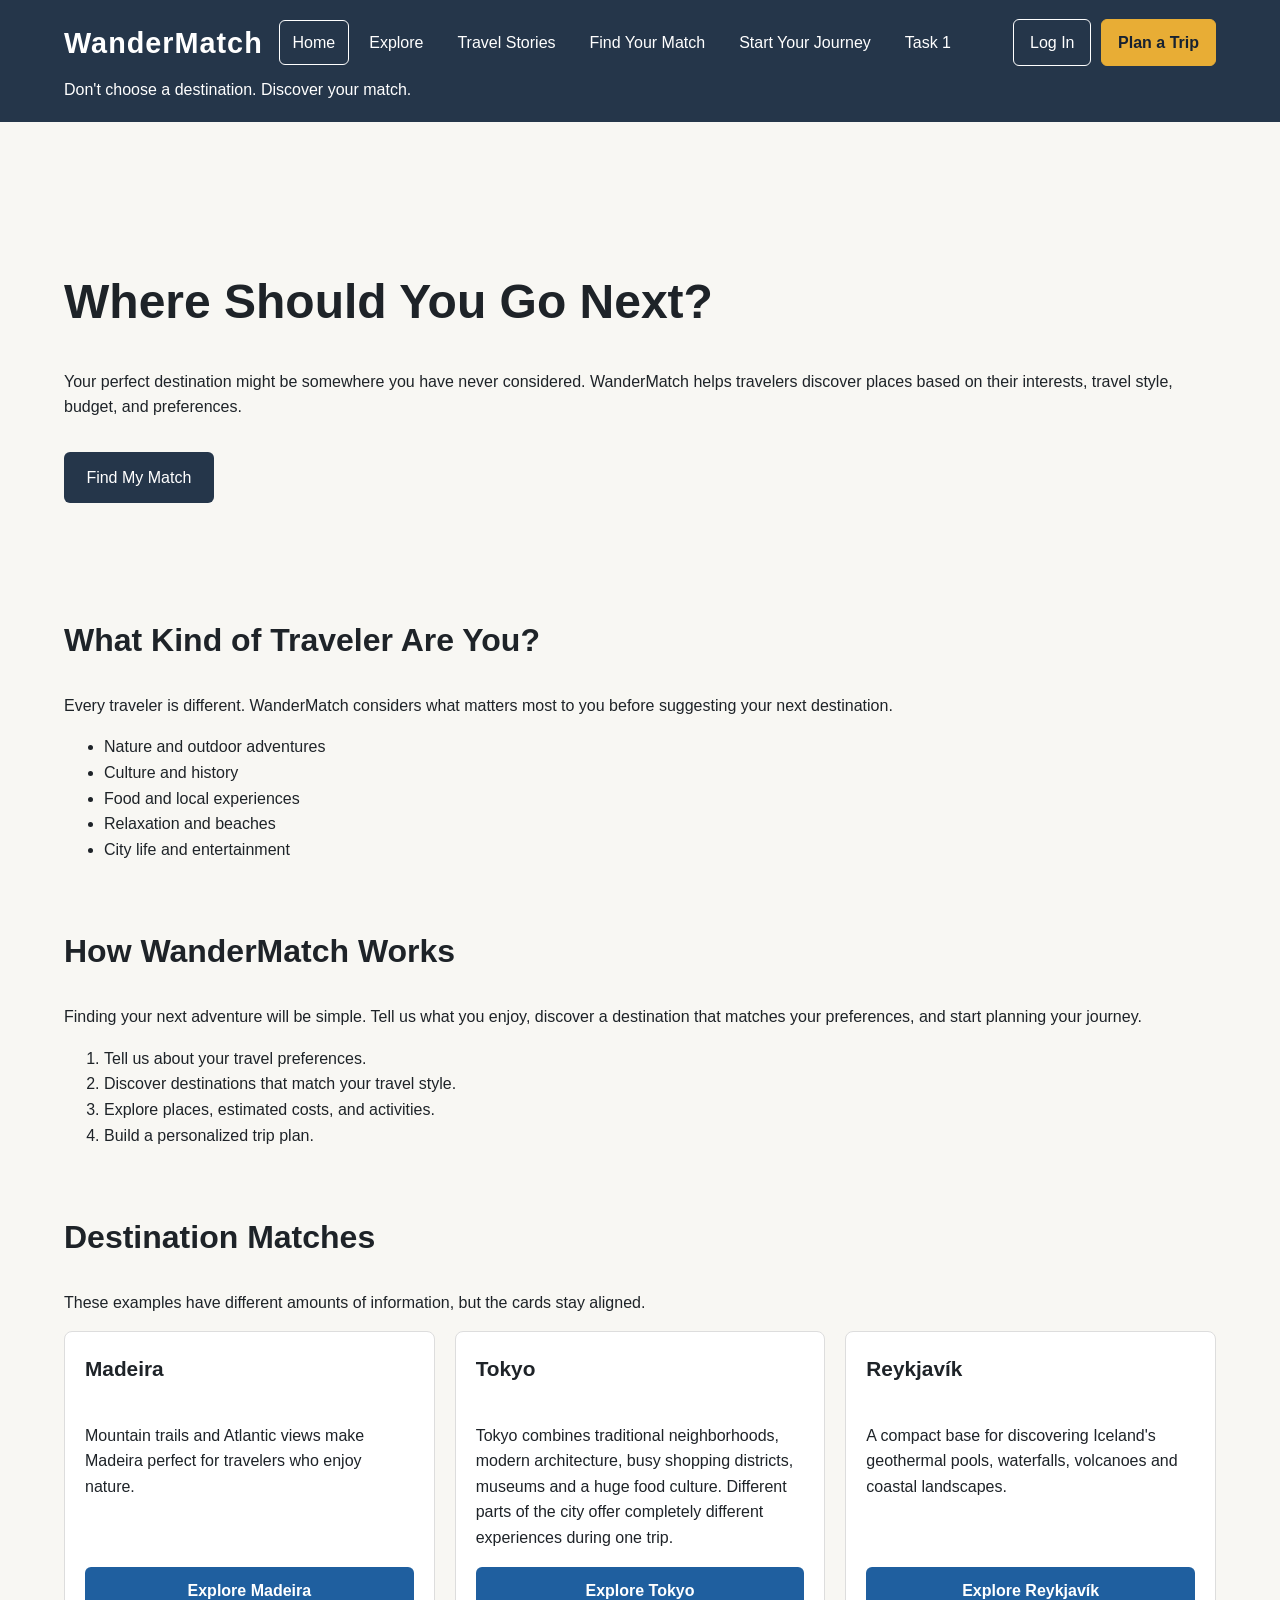
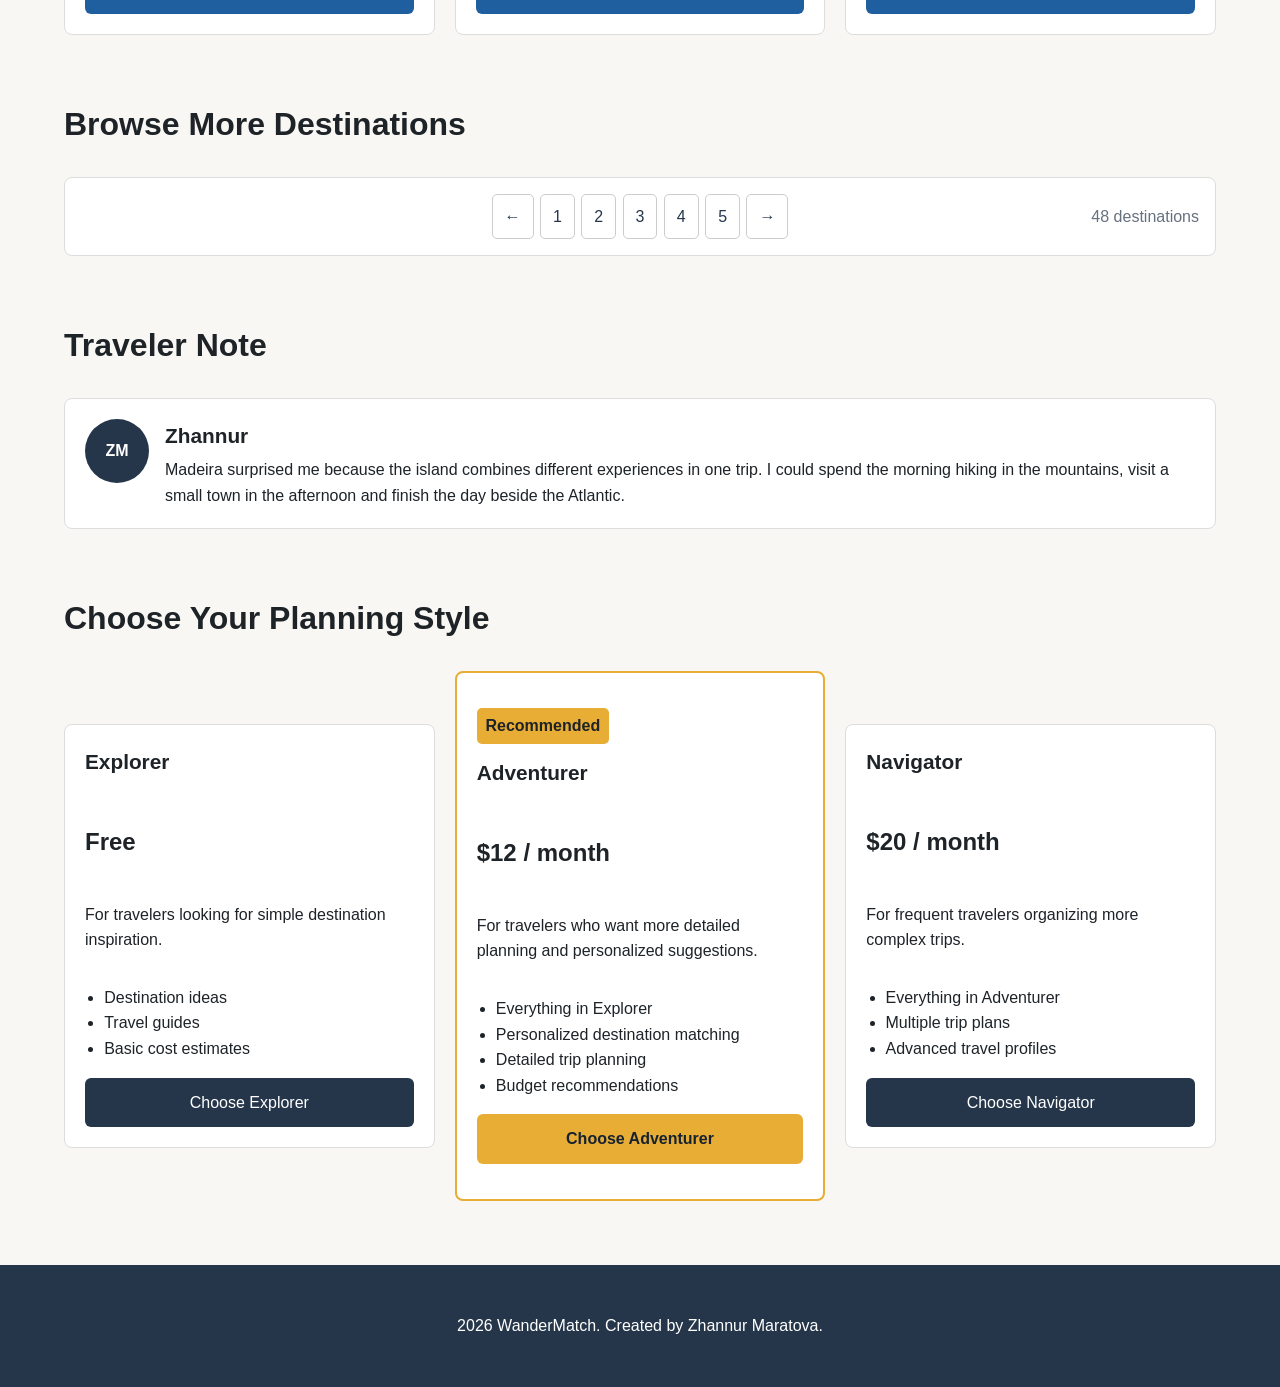
<file: index.html>
<!DOCTYPE html>
<html lang="en">
<head>
    <meta charset="UTF-8">
    <meta name="viewport" content="width=device-width, initial-scale=1.0">
    <link rel="stylesheet" href="css/style.css">
    <title>WanderMatch | Find Your Next Adventure</title>
</head>
<body>
    <header class="site-header">
        <div class="site-navbar">
            <a href="index.html" class="site-logo">WanderMatch</a>

            <nav class="site-links">
                <a href="index.html" class="active">Home</a>
                <a href="about.html">Explore</a>
                <a href="stories.html">Travel Stories</a>
                <a href="match.html">Find Your Match</a>
                <a href="contact.html">Start Your Journey</a>
                <a href="task1.html">Task 1</a>
            </nav>

            <div class="nav-actions">
                <button type="button">Log In</button>
                <button type="button" class="primary-button">Plan a Trip</button>
            </div>
        </div>

        <p class="tagline">Don't choose a destination. Discover your match.</p>
    </header>

    <main>
        <section class="hero-section">
            <h1>Where Should You Go Next?</h1>
            <p>
                Your perfect destination might be somewhere you have never considered.
                WanderMatch helps travelers discover places based on their interests,
                travel style, budget, and preferences.
            </p>
            <a href="contact.html" class="main-button">Find My Match</a>
        </section>

        <section>
            <h2>What Kind of Traveler Are You?</h2>
            <p>
                Every traveler is different. WanderMatch considers what matters
                most to you before suggesting your next destination.
            </p>
            <ul>
                <li>Nature and outdoor adventures</li>
                <li>Culture and history</li>
                <li>Food and local experiences</li>
                <li>Relaxation and beaches</li>
                <li>City life and entertainment</li>
            </ul>
        </section>

        <section>
            <h2>How WanderMatch Works</h2>
            <p>
                Finding your next adventure will be simple. Tell us what you enjoy,
                discover a destination that matches your preferences, and start
                planning your journey.
            </p>
            <ol>
                <li>Tell us about your travel preferences.</li>
                <li>Discover destinations that match your travel style.</li>
                <li>Explore places, estimated costs, and activities.</li>
                <li>Build a personalized trip plan.</li>
            </ol>
        </section>

        <section>
            <h2>Destination Matches</h2>
            <p>These examples have different amounts of information, but the cards stay aligned.</p>

            <div class="destination-cards">
                <div class="destination-card">
                    <h3>Madeira</h3>
                    <p>Mountain trails and Atlantic views make Madeira perfect for travelers who enjoy nature.</p>
                    <button type="button" class="card-button">Explore Madeira</button>
                </div>

                <div class="destination-card">
                    <h3>Tokyo</h3>
                    <p>Tokyo combines traditional neighborhoods, modern architecture, busy shopping districts, museums and a huge food culture. Different parts of the city offer completely different experiences during one trip.</p>
                    <button type="button" class="card-button">Explore Tokyo</button>
                </div>

                <div class="destination-card">
                    <h3>Reykjavík</h3>
                    <p>A compact base for discovering Iceland's geothermal pools, waterfalls, volcanoes and coastal landscapes.</p>
                    <button type="button" class="card-button">Explore Reykjavík</button>
                </div>
            </div>
        </section>

        <section>
            <h2>Browse More Destinations</h2>

            <div class="pagination">
                <span class="pagination-space"></span>

                <div class="pagination-controls">
                    <button type="button">←</button>

                    <div class="page-numbers">
                        <a href="#">1</a>
                        <a href="#">2</a>
                        <a href="#">3</a>
                        <a href="#">4</a>
                        <a href="#">5</a>
                    </div>

                    <button type="button">→</button>
                </div>

                <span class="result-count">48 destinations</span>
            </div>
        </section>

        <section>
            <h2>Traveler Note</h2>

            <div class="comment">
                <div class="avatar">ZM</div>

                <div class="comment-content">
                    <h3>Zhannur</h3>
                    <p>
                        Madeira surprised me because the island combines different experiences in one trip.
                        I could spend the morning hiking in the mountains, visit a small town in the afternoon
                        and finish the day beside the Atlantic.
                    </p>
                </div>
            </div>
        </section>

        <section>
            <h2>Choose Your Planning Style</h2>

            <div class="pricing-plans">
                <div class="price-card">
                    <h3>Explorer</h3>
                    <p class="price">Free</p>
                    <p>For travelers looking for simple destination inspiration.</p>
                    <ul>
                        <li>Destination ideas</li>
                        <li>Travel guides</li>
                        <li>Basic cost estimates</li>
                    </ul>
                    <button type="button">Choose Explorer</button>
                </div>

                <div class="price-card recommended">
                    <span class="recommended-label">Recommended</span>
                    <h3>Adventurer</h3>
                    <p class="price">$12 / month</p>
                    <p>For travelers who want more detailed planning and personalized suggestions.</p>
                    <ul>
                        <li>Everything in Explorer</li>
                        <li>Personalized destination matching</li>
                        <li>Detailed trip planning</li>
                        <li>Budget recommendations</li>
                    </ul>
                    <button type="button" class="primary-button">Choose Adventurer</button>
                </div>

                <div class="price-card">
                    <h3>Navigator</h3>
                    <p class="price">$20 / month</p>
                    <p>For frequent travelers organizing more complex trips.</p>
                    <ul>
                        <li>Everything in Adventurer</li>
                        <li>Multiple trip plans</li>
                        <li>Advanced travel profiles</li>
                    </ul>
                    <button type="button">Choose Navigator</button>
                </div>
            </div>
        </section>
    </main>

    <footer>
        <p>2026 WanderMatch. Created by Zhannur Maratova.</p>
    </footer>
</body>
</html>
</file>
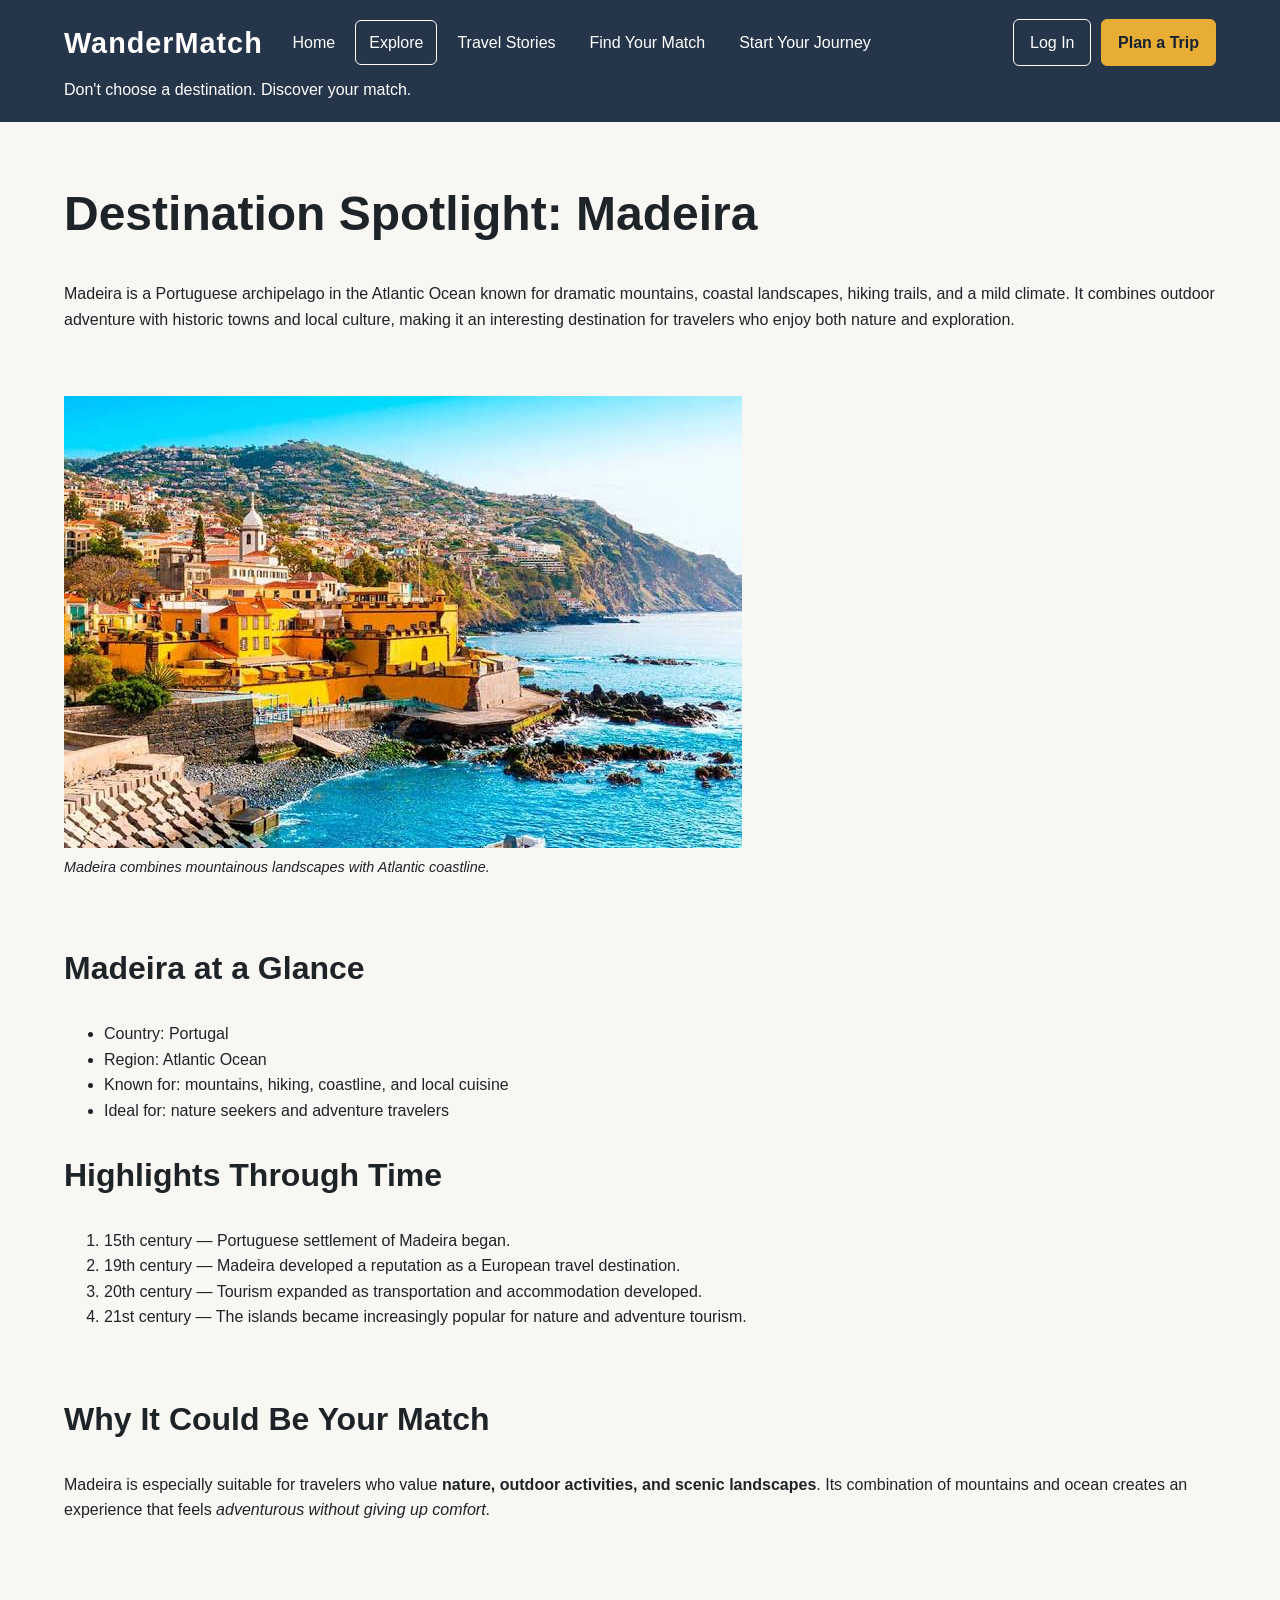
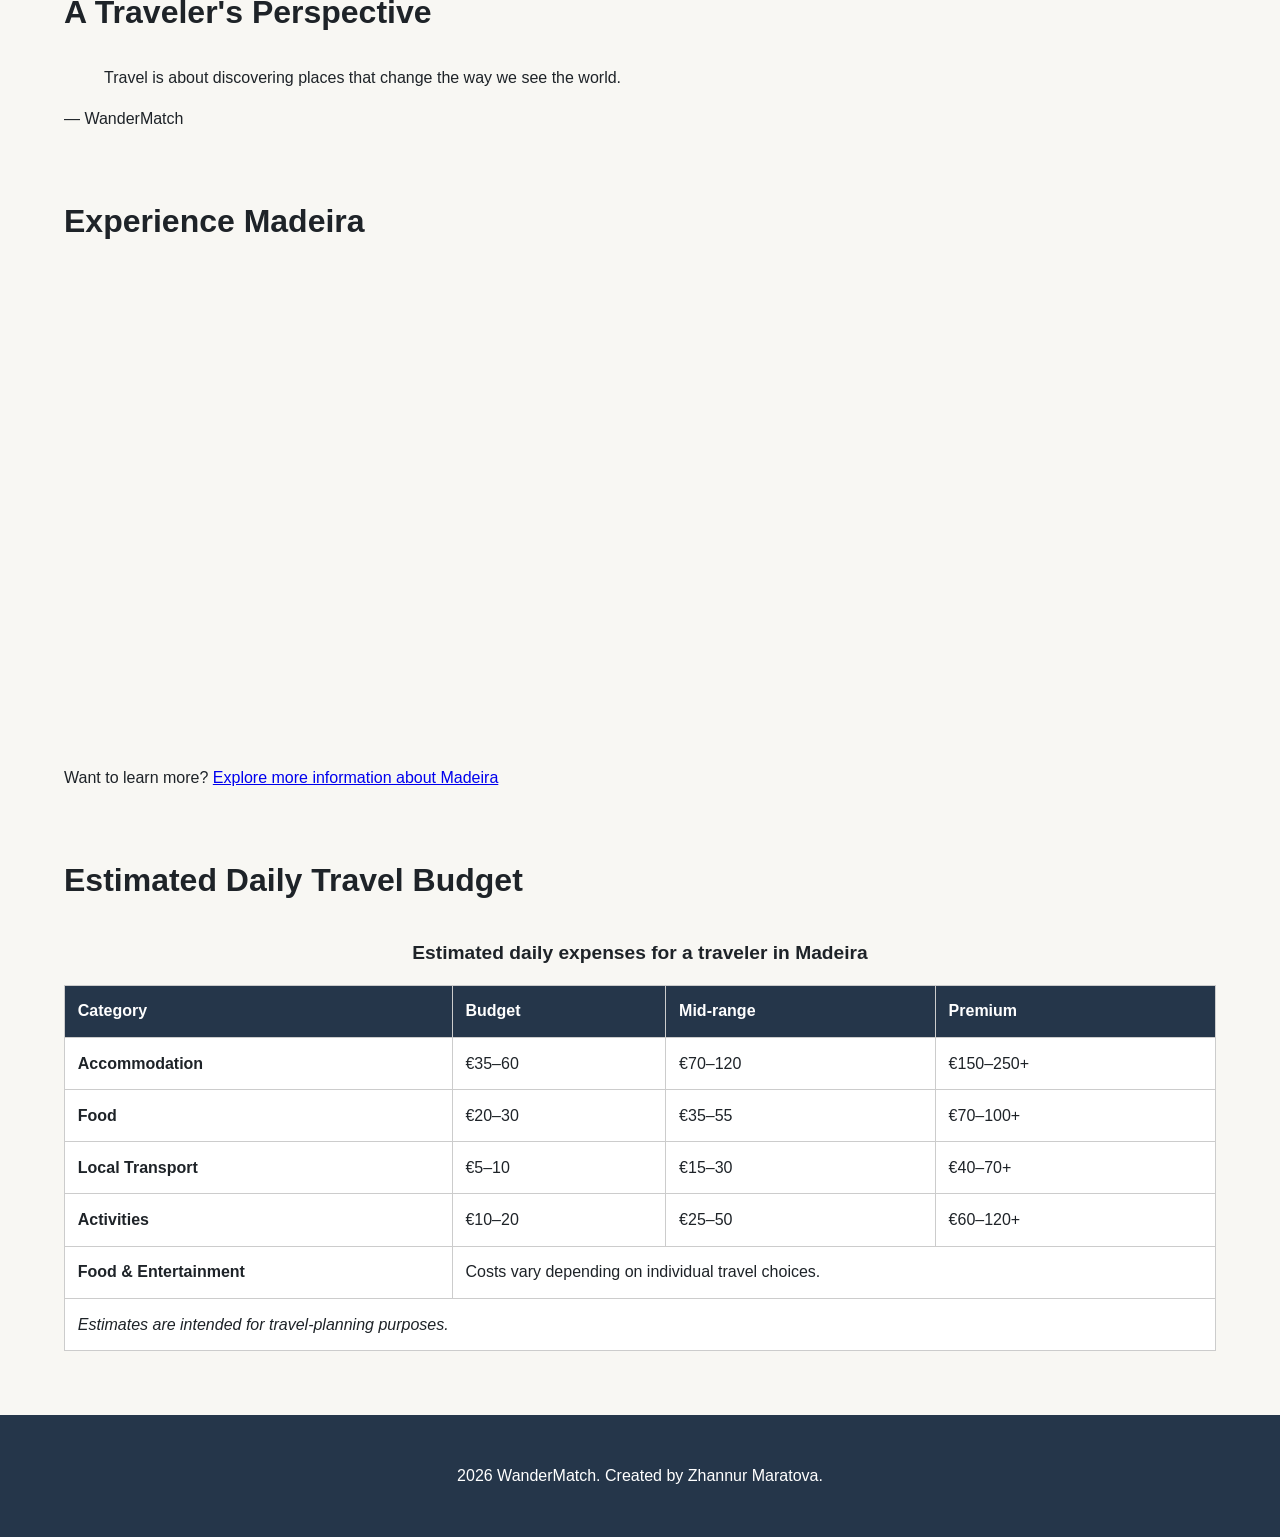
<file: about.html>
<!DOCTYPE html>
<html lang="en">
<head>
    <meta charset="UTF-8">
    <meta name="viewport" content="width=device-width, initial-scale=1.0">
    <link rel="stylesheet" href="css/style.css">
    <title>WanderMatch | Explore</title>
</head>
<body>
    <header class="site-header">
        <div class="site-navbar">
            <a href="index.html" class="site-logo">WanderMatch</a>

            <nav class="site-links">
                <a href="index.html">Home</a>
                <a href="about.html" class="active">Explore</a>
                <a href="stories.html">Travel Stories</a>
                <a href="match.html">Find Your Match</a>
                <a href="contact.html">Start Your Journey</a>
            </nav>

            <div class="nav-actions">
                <button type="button">Log In</button>
                <button type="button" class="primary-button">Plan a Trip</button>
            </div>
        </div>

        <p class="tagline">Don't choose a destination. Discover your match.</p>
    </header>

<main>
    <section>
    <h1>Destination Spotlight: Madeira</h1>

    <p>
        Madeira is a Portuguese archipelago in the Atlantic Ocean known for
        dramatic mountains, coastal landscapes, hiking trails, and a mild
        climate. It combines outdoor adventure with historic towns and local
        culture, making it an interesting destination for travelers who enjoy
        both nature and exploration.
    </p>
</section>
<figure>
    <img src="images/madeira.jpeg"
         alt="Coastal landscape and hillside buildings in Madeira, Portugal">

    <figcaption>
        Madeira combines mountainous landscapes with Atlantic coastline.
    </figcaption>
</figure>
<section>
    <h2>Madeira at a Glance</h2>

    <ul>
        <li>Country: Portugal</li>
        <li>Region: Atlantic Ocean</li>
        <li>Known for: mountains, hiking, coastline, and local cuisine</li>
        <li>Ideal for: nature seekers and adventure travelers</li>
    </ul>

    <h2>Highlights Through Time</h2>

    <ol>
        <li>15th century — Portuguese settlement of Madeira began.</li>
        <li>19th century — Madeira developed a reputation as a European travel destination.</li>
        <li>20th century — Tourism expanded as transportation and accommodation developed.</li>
        <li>21st century — The islands became increasingly popular for nature and adventure tourism.</li>
    </ol>
</section>
<section>
    <h2>Why It Could Be Your Match</h2>

    <p>
        Madeira is especially suitable for travelers who value
        <strong>nature, outdoor activities, and scenic landscapes</strong>.
        Its combination of mountains and ocean creates an experience that
        feels <em>adventurous without giving up comfort</em>.
    </p>
</section>
<section>
    <h2>A Traveler's Perspective</h2>

    <blockquote>
        <p>
            Travel is about discovering places that change the way
            we see the world.
        </p>
    </blockquote>

    <p>— WanderMatch</p>
</section>
<section>
    <h2>Experience Madeira</h2>
    <iframe
    width="560"
    height="315"
    src="https://www.youtube.com/embed/0XuESn84s6U"
    title="Madeira travel video"
    allowfullscreen>
</iframe>
</section>

<p>
    Want to learn more?
    <a href="https://jillonjourney.com/madeira-travel-guide/"
       target="_blank"
       rel="noopener">
        Explore more information about Madeira
    </a>
</p>
<section>
    <h2>Estimated Daily Travel Budget</h2>

    <table>
        <caption>
            Estimated daily expenses for a traveler in Madeira
        </caption>

        <thead>
            <tr>
                <th scope="col">Category</th>
                <th scope="col">Budget</th>
                <th scope="col">Mid-range</th>
                <th scope="col">Premium</th>
            </tr>
        </thead>

        <tbody>
            <tr>
                <th scope="row">Accommodation</th>
                <td>€35–60</td>
                <td>€70–120</td>
                <td>€150–250+</td>
            </tr>

            <tr>
                <th scope="row">Food</th>
                <td>€20–30</td>
                <td>€35–55</td>
                <td>€70–100+</td>
            </tr>

            <tr>
                <th scope="row">Local Transport</th>
                <td>€5–10</td>
                <td>€15–30</td>
                <td>€40–70+</td>
            </tr>

            <tr>
                <th scope="row">Activities</th>
                <td>€10–20</td>
                <td>€25–50</td>
                <td>€60–120+</td>
            </tr>

            <tr>
                <th scope="row">Food &amp; Entertainment</th>
                <td colspan="3"> Costs vary depending on individual travel choices. </td>
            </tr>
        </tbody>
        
        <tfoot>
            <tr>
                <td colspan="4">
                    Estimates are intended for travel-planning purposes.
                </td>
            </tr>
        </tfoot>
    </table>
</section>
</main>

<footer>
    <p>2026 WanderMatch. Created by Zhannur Maratova.</p>
</footer>
</body>
</html>
</file>
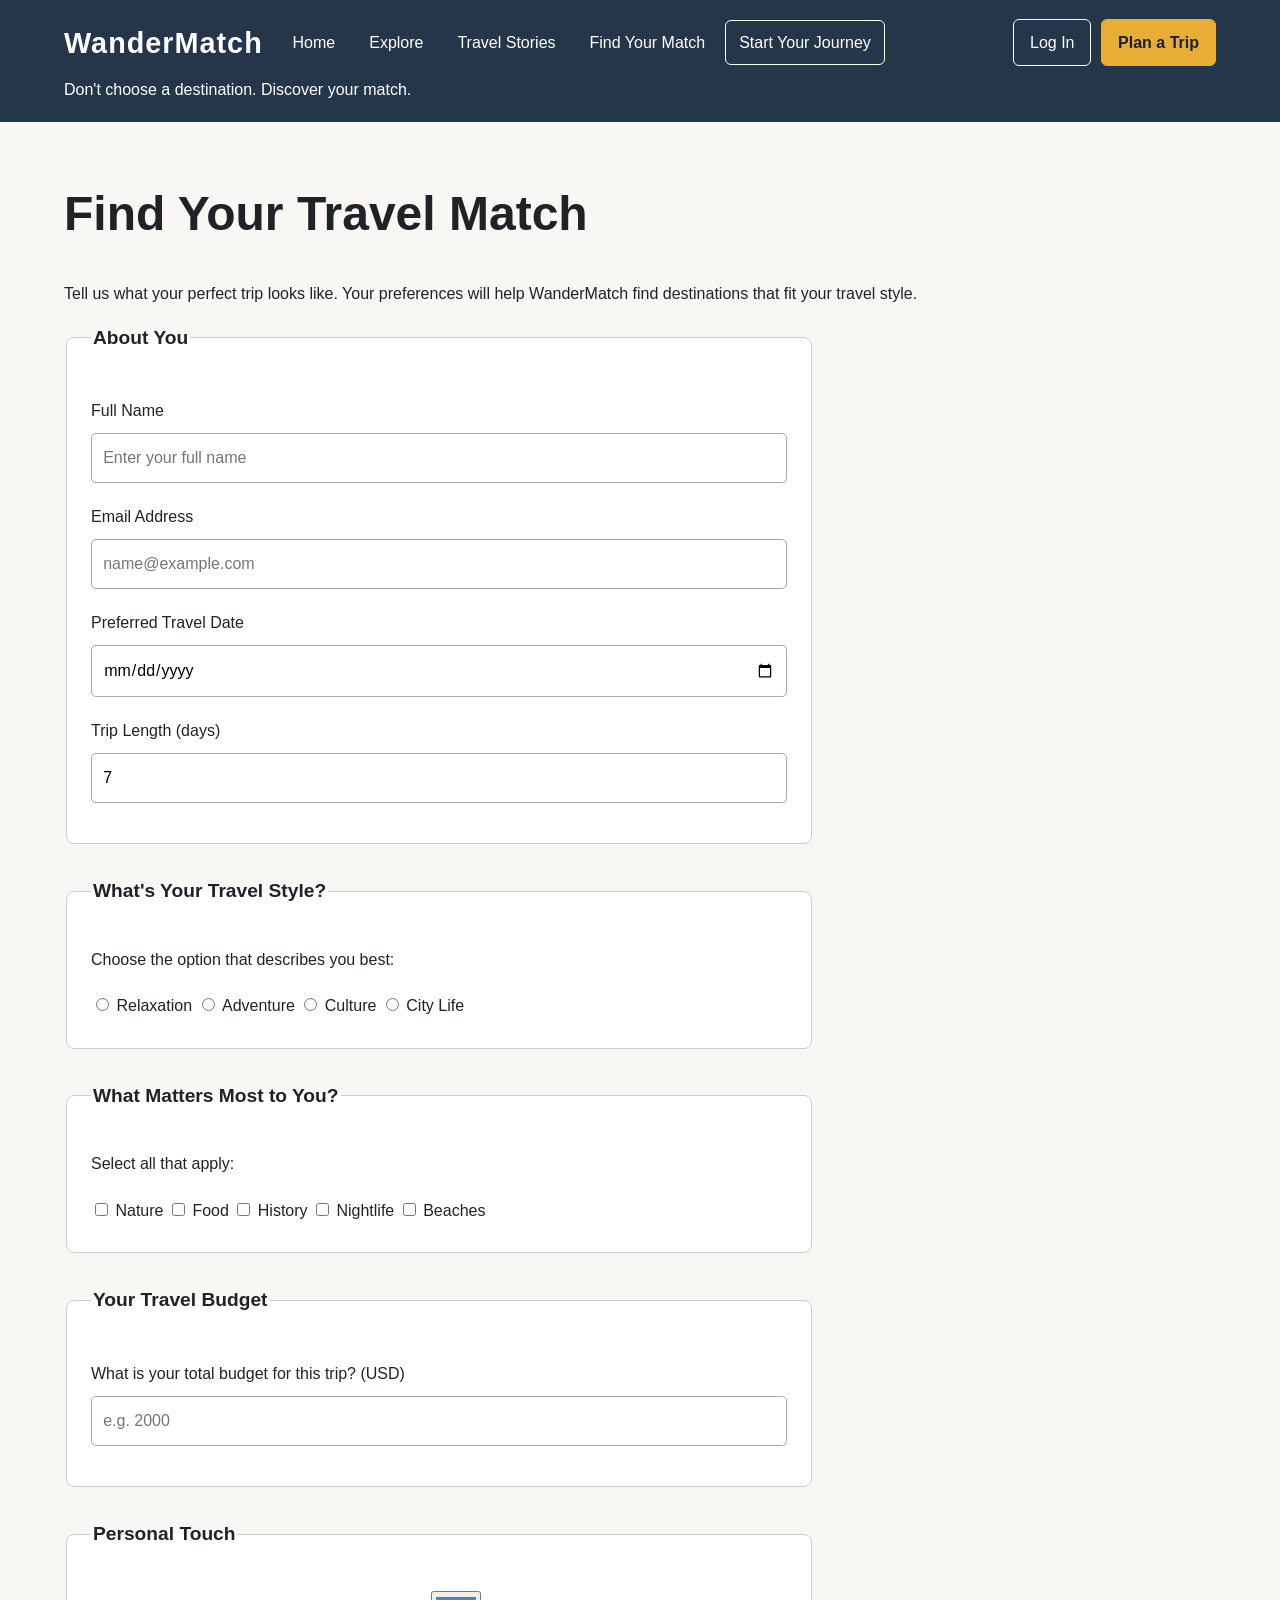
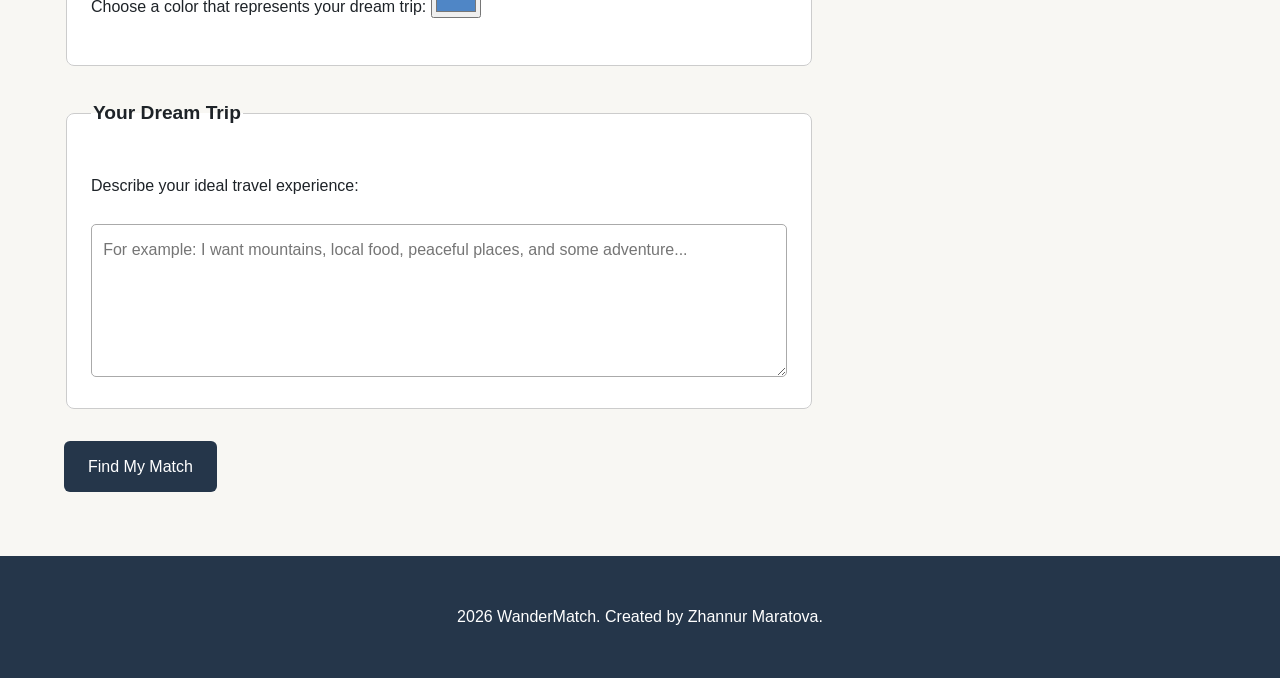
<file: contact.html>
<!DOCTYPE html>
<html lang="en">
<head>
    <meta charset="UTF-8">
    <meta name="viewport" content="width=device-width, initial-scale=1.0">
    <link rel="stylesheet" href="css/style.css">
    <title>WanderMatch | Find Your Match</title>
</head>
<body>
    <header class="site-header">
        <div class="site-navbar">
            <a href="index.html" class="site-logo">WanderMatch</a>

            <nav class="site-links">
                <a href="index.html">Home</a>
                <a href="about.html">Explore</a>
                <a href="stories.html">Travel Stories</a>
                <a href="match.html">Find Your Match</a>
                <a href="contact.html" class="active">Start Your Journey</a>
            </nav>

            <div class="nav-actions">
                <button type="button">Log In</button>
                <button type="button" class="primary-button">Plan a Trip</button>
            </div>
        </div>

        <p class="tagline">Don't choose a destination. Discover your match.</p>
    </header>

<main>
    <section>
    <h1>Find Your Travel Match</h1>

    <p>
        Tell us what your perfect trip looks like. Your preferences will help
        WanderMatch find destinations that fit your travel style.
    </p>

    <form action="#" method="post">

        <fieldset>
            <legend>About You</legend>

            <p>
                <label for="full-name">Full Name</label>
                <input
                    type="text"
                    id="full-name"
                    name="full-name"
                    placeholder="Enter your full name"
                    required>
            </p>

            <p>
                <label for="email">Email Address</label>
                <input
                    type="email"
                    id="email"
                    name="email"
                    placeholder="name@example.com"
                    required>
            </p>

            <p>
                <label for="travel-date">Preferred Travel Date</label>
                <input
                    type="date"
                    id="travel-date"
                    name="travel-date">
            </p>

            <p>
                <label for="trip-length">Trip Length (days)</label>
                <input
                    type="number"
                    id="trip-length"
                    name="trip-length"
                    min="1"
                    max="30"
                    value="7">
            </p>
        </fieldset>
                <fieldset>
            <legend>What's Your Travel Style?</legend>

            <p>Choose the option that describes you best:</p>

            <input
                type="radio"
                id="relaxation"
                name="travel-style"
                value="relaxation"
                required>
            <label for="relaxation">Relaxation</label>

            <input
                type="radio"
                id="adventure"
                name="travel-style"
                value="adventure">
            <label for="adventure">Adventure</label>

            <input
                type="radio"
                id="culture"
                name="travel-style"
                value="culture">
            <label for="culture">Culture</label>

            <input
                type="radio"
                id="city"
                name="travel-style"
                value="city">
            <label for="city">City Life</label>
        </fieldset>
             <fieldset>
            <legend>What Matters Most to You?</legend>

            <p>Select all that apply:</p>

            <input
                type="checkbox"
                id="nature"
                name="interests"
                value="nature">
            <label for="nature">Nature</label>

            <input
                type="checkbox"
                id="food"
                name="interests"
                value="food">
            <label for="food">Food</label>

            <input
                type="checkbox"
                id="history"
                name="interests"
                value="history">
            <label for="history">History</label>

            <input
                type="checkbox"
                id="nightlife"
                name="interests"
                value="nightlife">
            <label for="nightlife">Nightlife</label>

            <input
                type="checkbox"
                id="beaches"
                name="interests"
                value="beaches">
            <label for="beaches">Beaches</label>
        </fieldset>
        <fieldset>

            <legend>Your Travel Budget</legend>
            <p>
                <label for="travel-budget">
            What is your total budget for this trip? (USD)
        </label>

        <input
            type="number"
            id="travel-budget"
            name="travel-budget"
            min="100"
            max="50000"
            step="50"
            placeholder="e.g. 2000"
            required>
        
        </p>
        </fieldset>
        <fieldset>
            <legend>Personal Touch</legend>

            <p>
                <label for="travel-color">
                    Choose a color that represents your dream trip:
                </label>

                <input
                    type="color"
                    id="travel-color"
                    name="travel-color"
                    value="#4f86c6">
            </p>
        </fieldset>  
            <fieldset>
            <legend>Your Dream Trip</legend>

            <p>
                <label for="dream-trip">
                    Describe your ideal travel experience:
                </label>
            </p>

            <textarea
                id="dream-trip"
                name="dream-trip"
                rows="5"
                cols="40"
                placeholder="For example: I want mountains, local food, peaceful places, and some adventure..."></textarea>
        </fieldset>
            <p>
            <button type="submit">Find My Match</button>
        </p>

    </form>
</section>     
</main>

<footer>
    <p>2026 WanderMatch. Created by Zhannur Maratova.</p>
</footer>
</body>
</html>
</file>
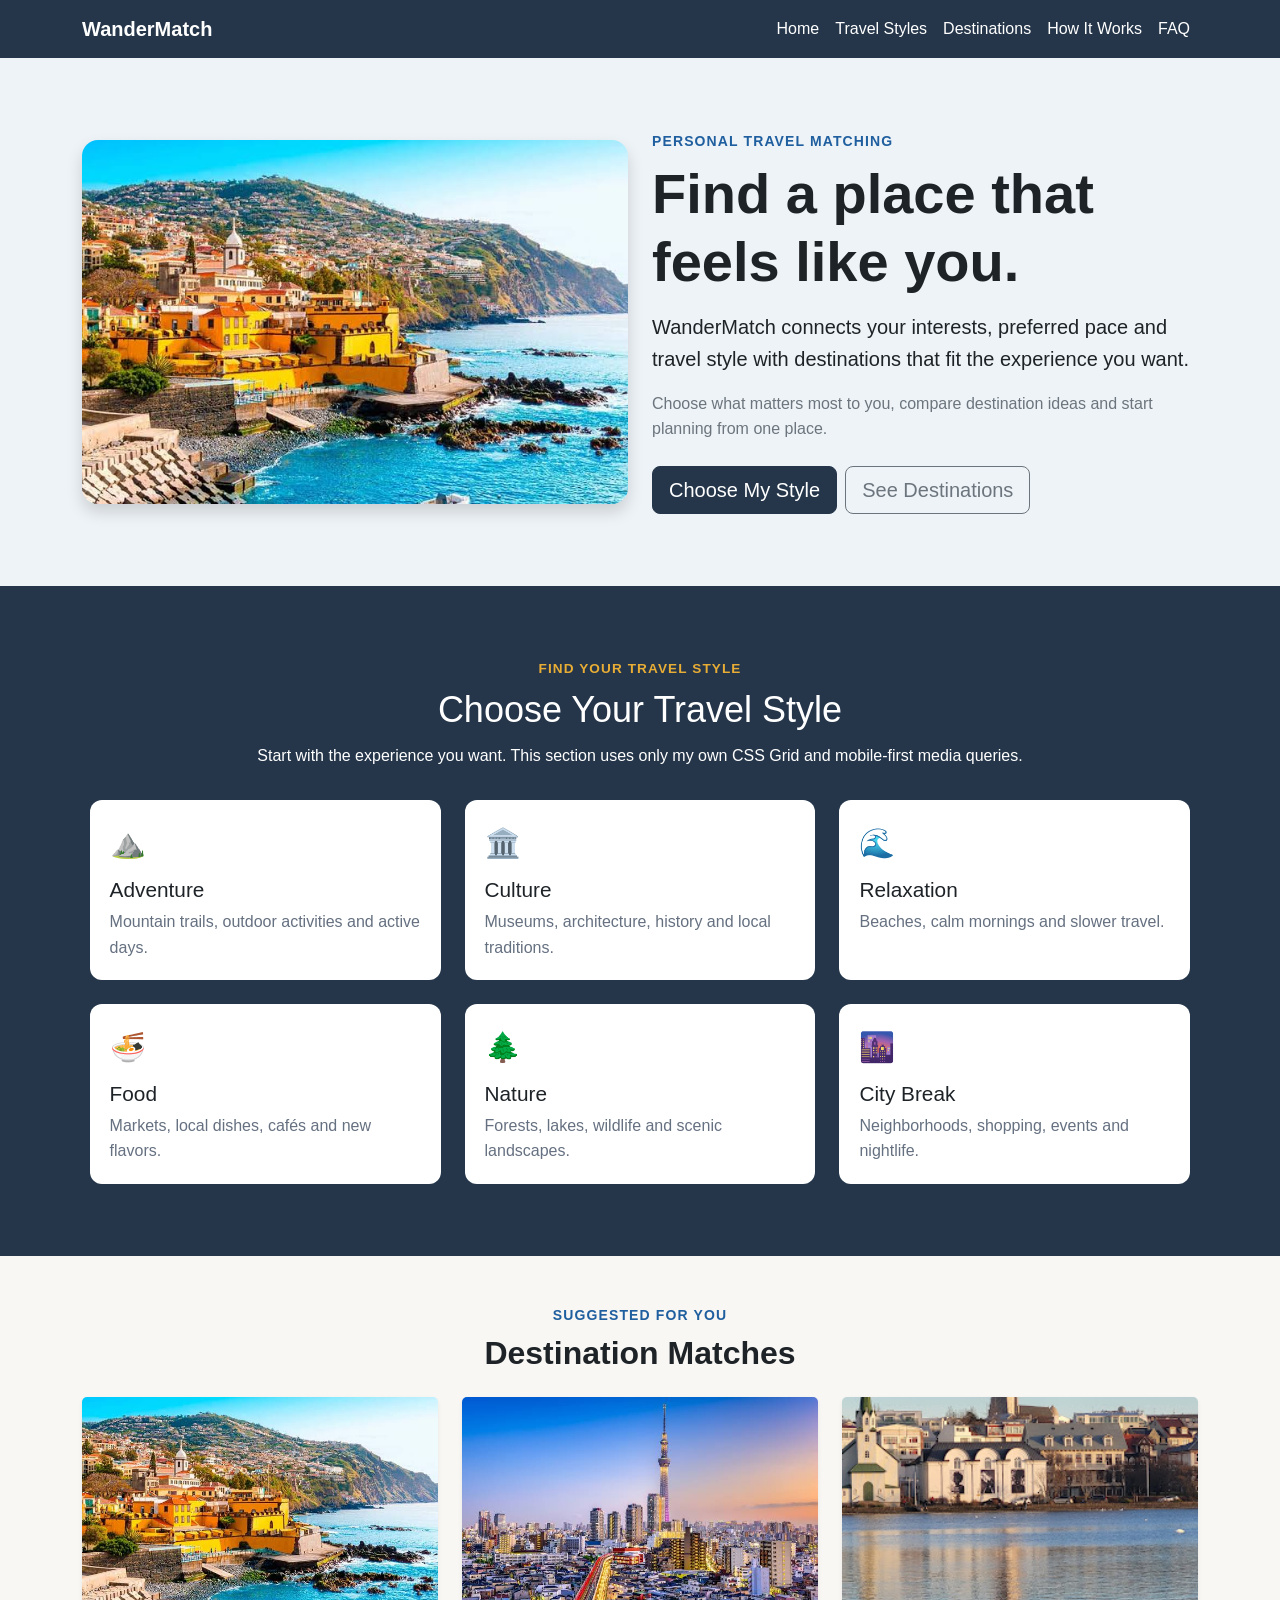
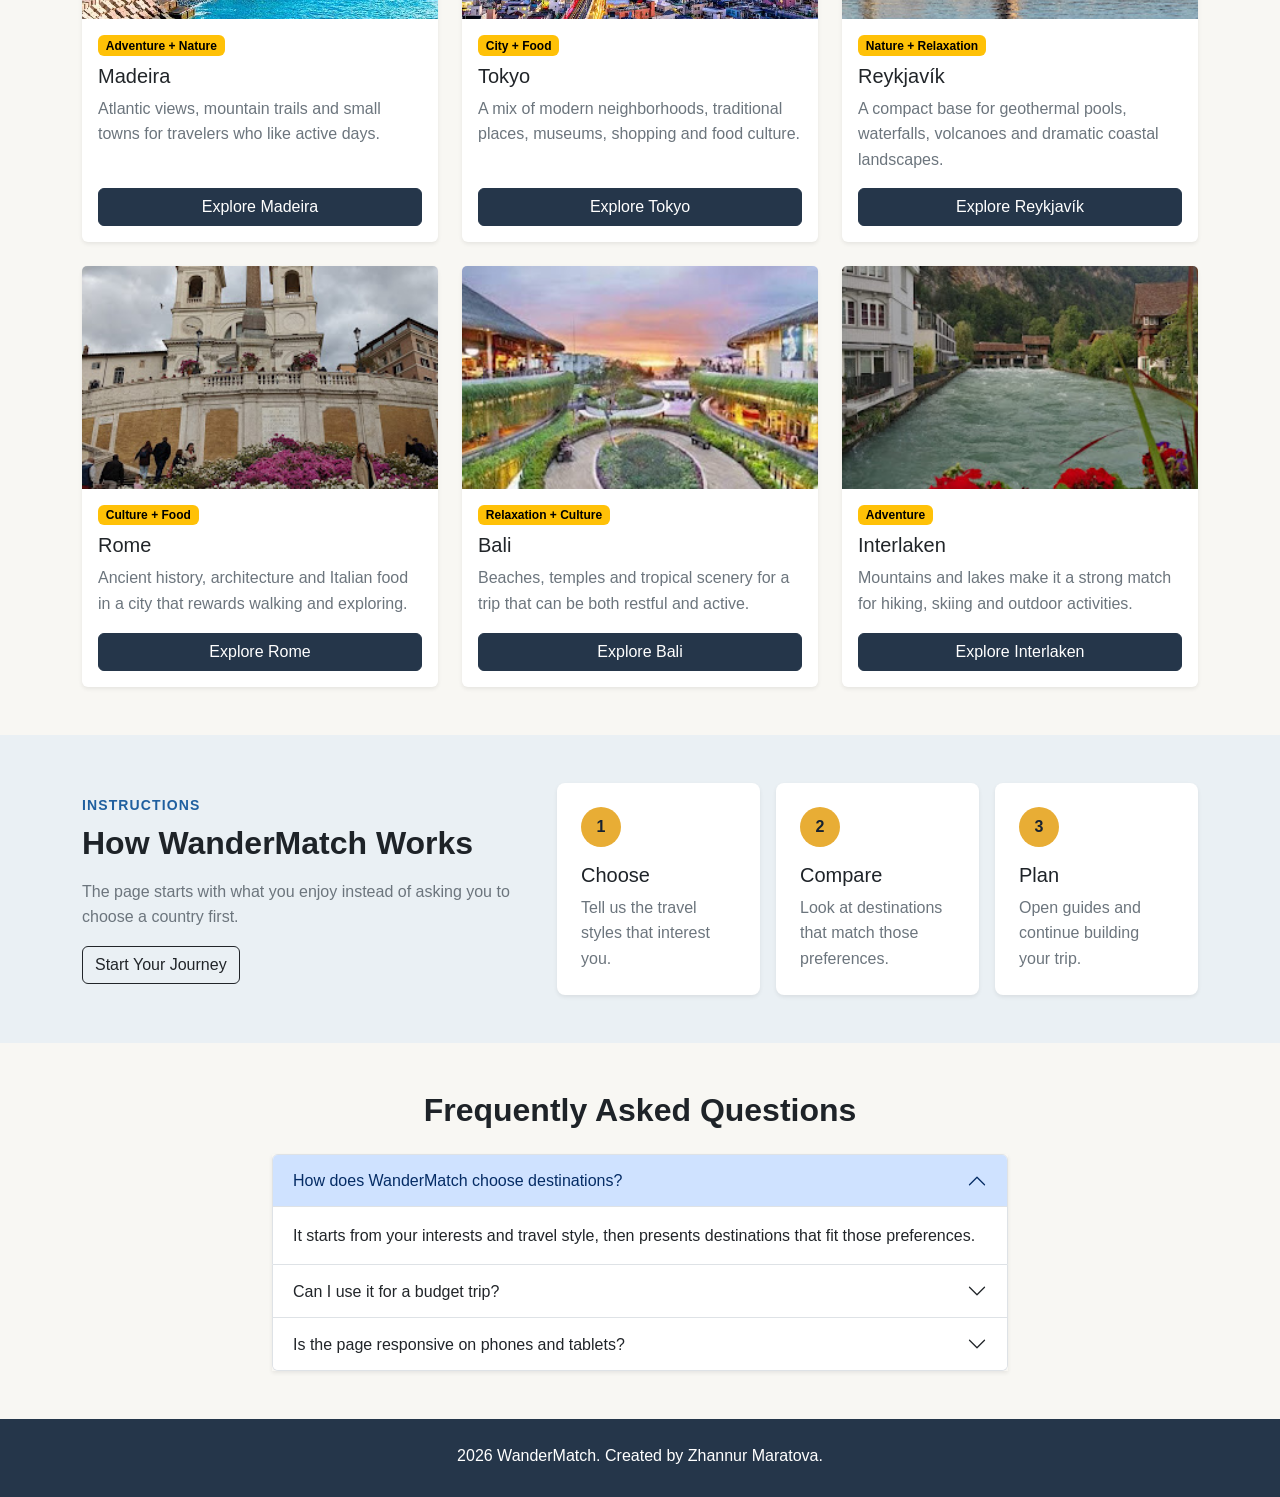
<file: match.html>
<!DOCTYPE html>
<html lang="en">
<head>
    <meta charset="UTF-8">
    <meta name="viewport" content="width=device-width, initial-scale=1.0">
    <title>WanderMatch | Find Your Travel Match</title>
    <link href="https://cdn.jsdelivr.net/npm/bootstrap@5.3.8/dist/css/bootstrap.min.css" rel="stylesheet" integrity="sha384-sRIl4kxILFvY47J16cr9ZwB07vP4J8+LH7qKQnuqkuIAvNWLzeN8tE5YBujZqJLB" crossorigin="anonymous">
    <link rel="stylesheet" href="css/style.css">
</head>
<body class="assignment3-page">
    <nav class="navbar navbar-expand-lg navbar-dark assignment3-navbar sticky-top">
        <div class="container">
            <a class="navbar-brand fw-bold" href="index.html">WanderMatch</a>
            <button class="navbar-toggler" type="button" data-bs-toggle="collapse" data-bs-target="#wanderNav" aria-controls="wanderNav" aria-expanded="false" aria-label="Toggle navigation">
                <span class="navbar-toggler-icon"></span>
            </button>

            <div class="collapse navbar-collapse" id="wanderNav">
                <ul class="navbar-nav ms-auto mb-2 mb-lg-0 align-items-lg-center">
                    <li class="nav-item"><a class="nav-link" href="index.html">Home</a></li>
                    <li class="nav-item"><a class="nav-link" href="#styles">Travel Styles</a></li>
                    <li class="nav-item"><a class="nav-link" href="#destinations">Destinations</a></li>
                    <li class="nav-item"><a class="nav-link" href="#how">How It Works</a></li>
                    <li class="nav-item"><a class="nav-link" href="#faq">FAQ</a></li>
                </ul>
            </div>
        </div>
    </nav>

    <main class="assignment3-main">
        <section class="assignment3-hero py-5">
            <div class="container py-lg-4">
                <div class="row align-items-center g-4">
                    <div class="col-12 col-lg-6 order-1 order-lg-2">
                        <p class="text-uppercase fw-bold small mb-2 assignment3-kicker">Personal travel matching</p>
                        <h1 class="display-4 fw-bold mb-3">Find a place that feels like you.</h1>
                        <p class="lead mb-3">WanderMatch connects your interests, preferred pace and travel style with destinations that fit the experience you want.</p>
                        <p class="d-none d-md-block text-secondary mb-4">Choose what matters most to you, compare destination ideas and start planning from one place.</p>
                        <div class="d-flex flex-wrap gap-2">
                            <a class="btn assignment3-primary btn-lg" href="#styles">Choose My Style</a>
                            <a class="btn btn-outline-secondary btn-lg" href="#destinations">See Destinations</a>
                        </div>
                    </div>
                    <div class="col-12 col-lg-6 order-2 order-lg-1">
                        <img src="images/story-madeira.jpg" class="img-fluid rounded-4 shadow" alt="Mountain landscape in Madeira">
                    </div>
                </div>
            </div>
        </section>

        <section class="travel-styles" id="styles">
            <div class="travel-styles-heading">
                <p class="travel-styles-label">Find your travel style</p>
                <h2>Choose Your Travel Style</h2>
                <p>Start with the experience you want. This section uses only my own CSS Grid and mobile-first media queries.</p>
            </div>

            <div class="style-list">
                <article class="style-card">
                    <span class="style-icon">⛰️</span>
                    <h3>Adventure</h3>
                    <p>Mountain trails, outdoor activities and active days.</p>
                </article>
                <article class="style-card">
                    <span class="style-icon">🏛️</span>
                    <h3>Culture</h3>
                    <p>Museums, architecture, history and local traditions.</p>
                </article>
                <article class="style-card">
                    <span class="style-icon">🌊</span>
                    <h3>Relaxation</h3>
                    <p>Beaches, calm mornings and slower travel.</p>
                </article>
                <article class="style-card">
                    <span class="style-icon">🍜</span>
                    <h3>Food</h3>
                    <p>Markets, local dishes, cafés and new flavors.</p>
                </article>
                <article class="style-card">
                    <span class="style-icon">🌲</span>
                    <h3>Nature</h3>
                    <p>Forests, lakes, wildlife and scenic landscapes.</p>
                </article>
                <article class="style-card">
                    <span class="style-icon">🌆</span>
                    <h3>City Break</h3>
                    <p>Neighborhoods, shopping, events and nightlife.</p>
                </article>
            </div>
        </section>

        <section class="py-5" id="destinations">
            <div class="container">
                <div class="text-center mb-4">
                    <p class="text-uppercase fw-bold small mb-2 assignment3-kicker">Suggested for you</p>
                    <h2 class="fw-bold">Destination Matches</h2>
                </div>

                <div class="row g-4">
                    <div class="col-12 col-md-6 col-lg-4">
                        <div class="card h-100 border-0 shadow-sm">
                            <img src="images/story-madeira.jpg" class="card-img-top" alt="Madeira landscape">
                            <div class="card-body d-flex flex-column">
                                <span class="badge text-bg-warning align-self-start mb-2">Adventure + Nature</span>
                                <h3 class="card-title h5">Madeira</h3>
                                <p class="card-text text-secondary">Atlantic views, mountain trails and small towns for travelers who like active days.</p>
                                <a href="stories.html" class="btn assignment3-primary mt-auto">Explore Madeira</a>
                            </div>
                        </div>
                    </div>

                    <div class="col-12 col-md-6 col-lg-4">
                        <div class="card h-100 border-0 shadow-sm">
                            <img src="images/story-tokyo.jpg" class="card-img-top" alt="Tokyo city view">
                            <div class="card-body d-flex flex-column">
                                <span class="badge text-bg-warning align-self-start mb-2">City + Food</span>
                                <h3 class="card-title h5">Tokyo</h3>
                                <p class="card-text text-secondary">A mix of modern neighborhoods, traditional places, museums, shopping and food culture.</p>
                                <a href="stories.html" class="btn assignment3-primary mt-auto">Explore Tokyo</a>
                            </div>
                        </div>
                    </div>

                    <div class="col-12 col-md-6 col-lg-4">
                        <div class="card h-100 border-0 shadow-sm">
                            <img src="images/story-reykjavik.jpg" class="card-img-top" alt="Icelandic landscape near Reykjavik">
                            <div class="card-body d-flex flex-column">
                                <span class="badge text-bg-warning align-self-start mb-2">Nature + Relaxation</span>
                                <h3 class="card-title h5">Reykjavík</h3>
                                <p class="card-text text-secondary">A compact base for geothermal pools, waterfalls, volcanoes and dramatic coastal landscapes.</p>
                                <a href="stories.html" class="btn assignment3-primary mt-auto">Explore Reykjavík</a>
                            </div>
                        </div>
                    </div>

                    <div class="col-12 col-md-6 col-lg-4">
                        <div class="card h-100 border-0 shadow-sm">
                            <img src="images/story-rome.jpg" class="card-img-top" alt="Rome travel view">
                            <div class="card-body d-flex flex-column">
                                <span class="badge text-bg-warning align-self-start mb-2">Culture + Food</span>
                                <h3 class="card-title h5">Rome</h3>
                                <p class="card-text text-secondary">Ancient history, architecture and Italian food in a city that rewards walking and exploring.</p>
                                <a href="stories.html" class="btn assignment3-primary mt-auto">Explore Rome</a>
                            </div>
                        </div>
                    </div>

                    <div class="col-12 col-md-6 col-lg-4">
                        <div class="card h-100 border-0 shadow-sm">
                            <img src="images/story-bali.jpg" class="card-img-top" alt="Bali travel landscape">
                            <div class="card-body d-flex flex-column">
                                <span class="badge text-bg-warning align-self-start mb-2">Relaxation + Culture</span>
                                <h3 class="card-title h5">Bali</h3>
                                <p class="card-text text-secondary">Beaches, temples and tropical scenery for a trip that can be both restful and active.</p>
                                <a href="stories.html" class="btn assignment3-primary mt-auto">Explore Bali</a>
                            </div>
                        </div>
                    </div>

                    <div class="col-12 col-md-6 col-lg-4">
                        <div class="card h-100 border-0 shadow-sm">
                            <img src="images/story-interlaken.jpg" class="card-img-top" alt="Mountain landscape in Interlaken">
                            <div class="card-body d-flex flex-column">
                                <span class="badge text-bg-warning align-self-start mb-2">Adventure</span>
                                <h3 class="card-title h5">Interlaken</h3>
                                <p class="card-text text-secondary">Mountains and lakes make it a strong match for hiking, skiing and outdoor activities.</p>
                                <a href="stories.html" class="btn assignment3-primary mt-auto">Explore Interlaken</a>
                            </div>
                        </div>
                    </div>
                </div>
            </div>
        </section>

        <section class="py-5 assignment3-soft" id="how">
            <div class="container">
                <div class="row align-items-center g-4">
                    <div class="col-12 col-lg-5">
                        <p class="text-uppercase fw-bold small mb-2 assignment3-kicker">Instructions</p>
                        <h2 class="fw-bold mb-3">How WanderMatch Works</h2>
                        <p class="text-secondary">The page starts with what you enjoy instead of asking you to choose a country first.</p>
                        <a class="btn btn-outline-dark" href="contact.html">Start Your Journey</a>
                    </div>
                    <div class="col-12 col-lg-7">
                        <div class="row g-3">
                            <div class="col-12 col-md-6 col-lg-4">
                                <div class="p-4 bg-white rounded-3 h-100 shadow-sm">
                                    <span class="assignment3-step">1</span>
                                    <h3 class="h5 mt-3">Choose</h3>
                                    <p class="mb-0 text-secondary">Tell us the travel styles that interest you.</p>
                                </div>
                            </div>
                        
                            <div class="col-12 col-md-6 col-lg-4">
                                <div class="p-4 bg-white rounded-3 h-100 shadow-sm">
                                    <span class="assignment3-step">2</span>
                                    <h3 class="h5 mt-3">Compare</h3>
                                    <p class="mb-0 text-secondary">Look at destinations that match those preferences.</p>
                                </div>
                            </div>
                        
                            <div class="col-12 col-md-6 col-lg-4">
                                <div class="p-4 bg-white rounded-3 h-100 shadow-sm">
                                    <span class="assignment3-step">3</span>
                                    <h3 class="h5 mt-3">Plan</h3>
                                    <p class="mb-0 text-secondary">Open guides and continue building your trip.</p>
                                </div>
                            </div>
                        </div>
                    </div>
                </div>
            </div>
        </section>

        <section class="py-5" id="faq">
            <div class="container">
                <div class="row justify-content-center">
                    <div class="col-12 col-lg-8">
                        <div class="text-center mb-4">
                            <h2 class="fw-bold">Frequently Asked Questions</h2>
                        </div>

                        <div class="accordion shadow-sm" id="matchFaq">
                            <div class="accordion-item">
                                <h3 class="accordion-header">
                                    <button class="accordion-button" type="button" data-bs-toggle="collapse" data-bs-target="#faqOne" aria-expanded="true" aria-controls="faqOne">
                                        How does WanderMatch choose destinations?
                                    </button>
                                </h3>
                                <div id="faqOne" class="accordion-collapse collapse show" data-bs-parent="#matchFaq">
                                    <div class="accordion-body">It starts from your interests and travel style, then presents destinations that fit those preferences.</div>
                                </div>
                            </div>

                            <div class="accordion-item">
                                <h3 class="accordion-header">
                                    <button class="accordion-button collapsed" type="button" data-bs-toggle="collapse" data-bs-target="#faqTwo" aria-expanded="false" aria-controls="faqTwo">
                                        Can I use it for a budget trip?
                                    </button>
                                </h3>
                                <div id="faqTwo" class="accordion-collapse collapse" data-bs-parent="#matchFaq">
                                    <div class="accordion-body">Yes. Budget can be one of the preferences you consider when comparing destinations and planning the trip.</div>
                                </div>
                            </div>

                            <div class="accordion-item">
                                <h3 class="accordion-header">
                                    <button class="accordion-button collapsed" type="button" data-bs-toggle="collapse" data-bs-target="#faqThree" aria-expanded="false" aria-controls="faqThree">
                                        Is the page responsive on phones and tablets?
                                    </button>
                                </h3>
                                <div id="faqThree" class="accordion-collapse collapse" data-bs-parent="#matchFaq">
                                    <div class="accordion-body">Yes. The Travel Styles section uses my own media queries, while the other sections use Bootstrap's responsive grid and utilities.</div>
                                </div>
                            </div>
                        </div>
                    </div>
                </div>
            </div>
        </section>
    </main>

    <footer class="assignment3-footer text-center py-4 mt-0">
        <div class="container">
            <p class="mb-1">2026 WanderMatch. Created by Zhannur Maratova.</p>
        </div>
    </footer>

    <script src="https://cdn.jsdelivr.net/npm/bootstrap@5.3.8/dist/js/bootstrap.bundle.min.js" integrity="sha384-FKyoEForCGlyvwx9Hj09JcYn3nv7wiPVlz7YYwJrWVcXK/BmnVDxM+D2scQbITxI" crossorigin="anonymous"></script>
</body>
</html>
</file>
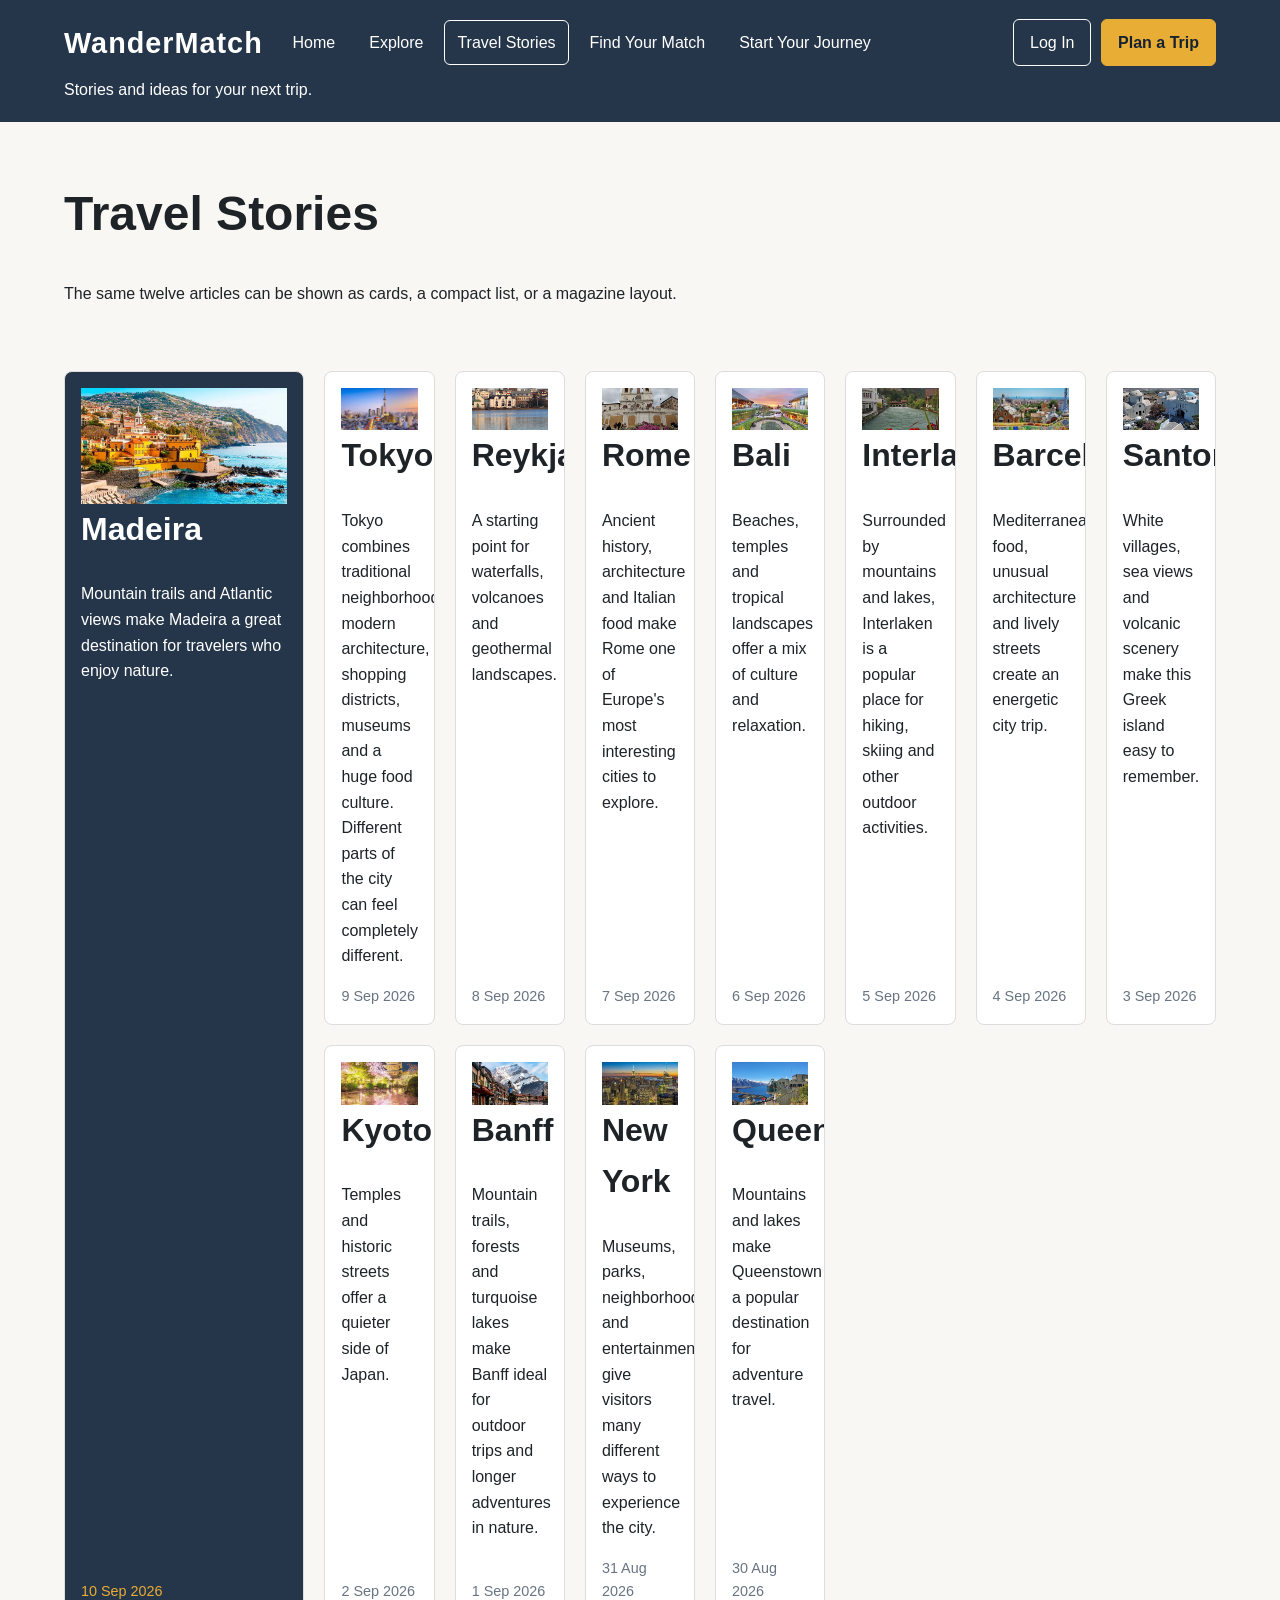
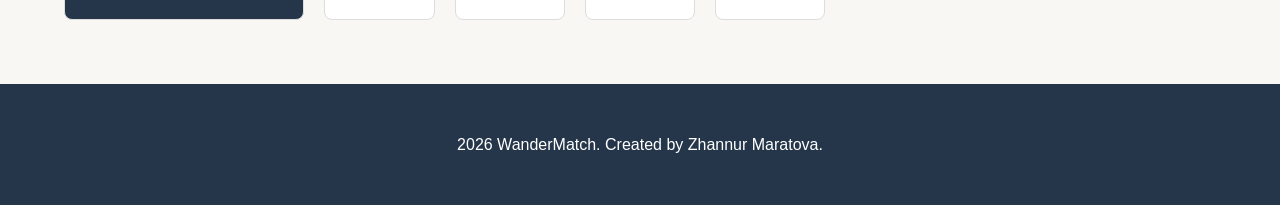
<file: stories.html>
<!DOCTYPE html>
<html lang="en">
<head>
    <meta charset="UTF-8">
    <meta name="viewport" content="width=device-width, initial-scale=1.0">
    <link rel="stylesheet" href="css/style.css">
    <title>WanderMatch | Travel Stories</title>
</head>
<body>
    <header class="site-header">
        <div class="site-navbar">
            <a href="index.html" class="site-logo">WanderMatch</a>

            <nav class="site-links">
                <a href="index.html">Home</a>
                <a href="about.html">Explore</a>
                <a href="stories.html" class="active">Travel Stories</a>
                <a href="match.html">Find Your Match</a>
                <a href="contact.html">Start Your Journey</a>
            </nav>

            <div class="nav-actions">
                <button type="button">Log In</button>
                <button type="button" class="primary-button">Plan a Trip</button>
            </div>
        </div>

        <p class="tagline">Stories and ideas for your next trip.</p>
    </header>

    <main class="stories-main">
        <section>
            <h1>Travel Stories</h1>
            <p>The same twelve articles can be shown as cards, a compact list, or a magazine layout.</p>
        </section>

        <div class="articles magazine-mode">
            <article class="travel-article lead">
                <img src="images/story-madeira.jpg" alt="Travel story image for Madeira">
                <div class="article-text">
                    <h2>Madeira</h2>
                    <p>Mountain trails and Atlantic views make Madeira a great destination for travelers who enjoy nature.</p>
                </div>
                <time datetime="2026-09-10">10 Sep 2026</time>
            </article>

            <article class="travel-article">
                <img src="images/story-tokyo.jpg" alt="Travel story image for Tokyo">
                <div class="article-text">
                    <h2>Tokyo</h2>
                    <p>Tokyo combines traditional neighborhoods, modern architecture, shopping districts, museums and a huge food culture. Different parts of the city can feel completely different.</p>
                </div>
                <time datetime="2026-09-09">9 Sep 2026</time>
            </article>

            <article class="travel-article">
                <img src="images/story-reykjavik.jpg" alt="Travel story image for Reykjavik">
                <div class="article-text">
                    <h2>Reykjavík</h2>
                    <p>A starting point for waterfalls, volcanoes and geothermal landscapes.</p>
                </div>
                <time datetime="2026-09-08">8 Sep 2026</time>
            </article>

            <article class="travel-article">
                <img src="images/story-rome.jpg" alt="Travel story image for Rome">
                <div class="article-text">
                    <h2>Rome</h2>
                    <p>Ancient history, architecture and Italian food make Rome one of Europe's most interesting cities to explore.</p>
                </div>
                <time datetime="2026-09-07">7 Sep 2026</time>
            </article>

            <article class="travel-article">
                <img src="images/story-bali.jpg" alt="Travel story image for Bali">
                <div class="article-text">
                    <h2>Bali</h2>
                    <p>Beaches, temples and tropical landscapes offer a mix of culture and relaxation.</p>
                </div>
                <time datetime="2026-09-06">6 Sep 2026</time>
            </article>

            <article class="travel-article">
                <img src="images/story-interlaken.jpg" alt="Travel story image for Interlaken">
                <div class="article-text">
                    <h2>Interlaken</h2>
                    <p>Surrounded by mountains and lakes, Interlaken is a popular place for hiking, skiing and other outdoor activities.</p>
                </div>
                <time datetime="2026-09-05">5 Sep 2026</time>
            </article>

            <article class="travel-article">
                <img src="images/story-barcelona.jpg" alt="Travel story image for Barcelona">
                <div class="article-text">
                    <h2>Barcelona</h2>
                    <p>Mediterranean food, unusual architecture and lively streets create an energetic city trip.</p>
                </div>
                <time datetime="2026-09-04">4 Sep 2026</time>
            </article>

            <article class="travel-article">
                <img src="images/story-santorini.jpg" alt="Travel story image for Santorini">
                <div class="article-text">
                    <h2>Santorini</h2>
                    <p>White villages, sea views and volcanic scenery make this Greek island easy to remember.</p>
                </div>
                <time datetime="2026-09-03">3 Sep 2026</time>
            </article>

            <article class="travel-article">
                <img src="images/story-kyoto.jpg" alt="Travel story image for Kyoto">
                <div class="article-text">
                    <h2>Kyoto</h2>
                    <p>Temples and historic streets offer a quieter side of Japan.</p>
                </div>
                <time datetime="2026-09-02">2 Sep 2026</time>
            </article>

            <article class="travel-article">
                <img src="images/story-banff.jpg" alt="Travel story image for Banff">
                <div class="article-text">
                    <h2>Banff</h2>
                    <p>Mountain trails, forests and turquoise lakes make Banff ideal for outdoor trips and longer adventures in nature.</p>
                </div>
                <time datetime="2026-09-01">1 Sep 2026</time>
            </article>

            <article class="travel-article">
                <img src="images/story-new-york.jpg" alt="Travel story image for New York">
                <div class="article-text">
                    <h2>New York</h2>
                    <p>Museums, parks, neighborhoods and entertainment give visitors many different ways to experience the city.</p>
                </div>
                <time datetime="2026-08-31">31 Aug 2026</time>
            </article>

            <article class="travel-article">
                <img src="images/story-queenstown.jpg" alt="Travel story image for Queenstown">
                <div class="article-text">
                    <h2>Queenstown</h2>
                    <p>Mountains and lakes make Queenstown a popular destination for adventure travel.</p>
                </div>
                <time datetime="2026-08-30">30 Aug 2026</time>
            </article>
        </div>
    </main>

    <footer>
        <p>2026 WanderMatch. Created by Zhannur Maratova.</p>
    </footer>
</body>
</html>
</file>
<file: css/style.css>
* {
    box-sizing: border-box;
}

body {
    margin: 0;
    background-color: #f8f7f3;
    color: #1e2328;
    font-family: Arial, Helvetica, sans-serif;
    line-height: 1.6;
}

.task1-grid {
    display: grid;
    grid-template-columns: repeat(6, 1fr);
    grid-template-rows: repeat(6, 1fr);
    width: 70vmin;
    aspect-ratio: 1;
    gap: 0.6vmin;
    margin: auto;
    background-color: black;
}

.black {
    background-color: black;
    grid-column: 4 / 5;
    grid-row: 4 / 7;
}

.blue {
    background-color: blue;
    grid-column: 1 / 3;
    grid-row: 1 / 4;
}

.white1 {
    background-color: white;
    grid-column: 3 / 7;
    grid-row: 1 / 2;
}

.yellow {
    background-color: yellow;
    grid-column: 3 / 5;
    grid-row: 2 / 4;
}

.white2 {
    background-color: white;
    grid-column: 5 / 7;
    grid-row: 2 / 5;
}

.red {
    background-color: red;
    grid-column: 1 / 4;
    grid-row: 4 / 7;
}

.white3 {
    background-color: white;
    grid-column: 5 / 7;
    grid-row: 5 / 7;
}

main {
    width: 90%;
    margin: 0 auto;
}

section {
    margin: 4rem 0;
}

h1 {
    font-size: 3rem;
    line-height: 1.15;
}

h2 {
    font-size: 2rem;
}

h3 {
    font-size: 1.3rem;
}

p {
    font-size: 1rem;
}

button {
    font: inherit;
    cursor: pointer;
}

.site-header {
    background-color: #25364a;
    color: white;
    padding: 1.2rem 5%;
}

.site-navbar {
    display: flex;
    align-items: center;
    flex-wrap: wrap;
    gap: 1rem;
}

.site-logo {
    color: white;
    text-decoration: none;
    font-size: 1.8rem;
    font-weight: bold;
    letter-spacing: 1px;
}

.site-links {
    display: flex;
    flex-wrap: wrap;
    gap: 0.4rem;
}

.site-links a {
    color: white;
    text-decoration: none;
    padding: 0.55rem 0.8rem;
    border: 1px solid transparent;
    border-radius: 6px;
}

.site-links a:hover {
    background-color: white;
    color: #25364a;
}

.site-links a.active {
    border-color: white;
}

.nav-actions {
    display: flex;
    gap: 0.6rem;
    margin-left: auto;
}

.nav-actions button {
    padding: 0.6rem 1rem;
    border: 1px solid white;
    border-radius: 6px;
    background-color: transparent;
    color: white;
}

.nav-actions .primary-button,
.primary-button {
    background-color: #e8ad35;
    color: #172231;
    border-color: #e8ad35;
    font-weight: bold;
}

.tagline {
    margin: 0.7rem 0 0;
}

.hero-section {
    padding: 3rem 0;
}

.main-button {
    display: inline-block;
    margin-top: 1rem;
    padding: 0.8rem 1.4rem;
    background-color: #25364a;
    color: white;
    text-decoration: none;
    border-radius: 6px;
}

.main-button:hover,
button:hover {
    opacity: 0.85;
}

.destination-cards {
    display: flex;
    flex-wrap: wrap;
    align-items: stretch;
    gap: 1.25rem;
}

.destination-card {
    flex: 1 1 15rem;
    display: flex;
    flex-direction: column;
    padding: 1.25rem;
    background-color: white;
    border: 1px solid #dddddd;
    border-radius: 8px;
}

.destination-card h3 {
    margin-top: 0;
}

.card-button {
    margin-top: auto;
    padding: 0.7rem 1rem;
    border: none;
    border-radius: 6px;
    background-color: #1f5f9f;
    color: white;
    font-weight: bold;
}

.pagination {
    display: flex;
    align-items: center;
    flex-wrap: wrap;
    gap: 0.6rem;
    padding: 1rem;
    background-color: white;
    border: 1px solid #dddddd;
    border-radius: 8px;
}

.pagination-space,
.result-count {
    flex: 1;
}

.pagination-controls,
.page-numbers {
    display: flex;
    align-items: center;
    gap: 0.4rem;
}

.pagination button,
.pagination a {
    padding: 0.55rem 0.75rem;
    background-color: white;
    color: #25364a;
    border: 1px solid #cccccc;
    border-radius: 5px;
    text-decoration: none;
}

.result-count {
    text-align: right;
    color: #657080;
}

.comment {
    display: flex;
    align-items: flex-start;
    gap: 1rem;
    padding: 1.25rem;
    background-color: white;
    border: 1px solid #dddddd;
    border-radius: 8px;
}

.avatar {
    flex-shrink: 0;
    width: 4rem;
    height: 4rem;
    display: flex;
    align-items: center;
    justify-content: center;
    border-radius: 50%;
    background-color: #25364a;
    color: white;
    font-weight: bold;
}

.comment-content {
    flex: 1;
}

.comment-content h3 {
    margin-top: 0;
    margin-bottom: 0.3rem;
}

.comment-content p {
    margin: 0;
}

.pricing-plans {
    display: flex;
    align-items: center;
    flex-wrap: wrap;
    gap: 1.25rem;
}

.price-card {
    flex: 1 1 15rem;
    display: flex;
    flex-direction: column;
    padding: 1.25rem;
    background-color: white;
    border: 1px solid #dddddd;
    border-radius: 8px;
}

.price-card h3 {
    margin-top: 0;
}

.price {
    font-size: 1.5rem;
    font-weight: bold;
}

.price-card ul {
    padding-left: 1.2rem;
}

.price-card button {
    margin-top: auto;
    padding: 0.75rem;
    border: none;
    border-radius: 6px;
    background-color: #25364a;
    color: white;
}

.price-card .primary-button {
    background-color: #e8ad35;
    color: #172231;
}

.recommended {
    padding-top: 2.2rem;
    padding-bottom: 2.2rem;
    border: 2px solid #e8ad35;
}

.recommended-label {
    align-self: flex-start;
    margin-bottom: 0.8rem;
    padding: 0.3rem 0.55rem;
    background-color: #e8ad35;
    border-radius: 5px;
    font-weight: bold;
}

img {
    max-width: 100%;
    height: auto;
    display: block;
}

figure {
    margin: 2rem 0;
}

figure img {
    max-width: 750px;
}

figcaption {
    margin-top: 0.5rem;
    font-size: 0.9rem;
    font-style: italic;
}

iframe {
    width: 100%;
    max-width: 750px;
    height: 420px;
    border: 0;
}

table {
    width: 100%;
    border-collapse: collapse;
    margin-top: 2rem;
    background-color: white;
}

caption {
    font-size: 1.2rem;
    font-weight: bold;
    margin-bottom: 1rem;
}

th,
td {
    border: 1px solid #cccccc;
    padding: 0.8rem;
    text-align: left;
}

thead {
    background-color: #25364a;
    color: white;
}

tfoot {
    font-style: italic;
}

form {
    max-width: 750px;
}

fieldset {
    margin-bottom: 2rem;
    padding: 1.5rem;
    background-color: white;
    border: 1px solid #cccccc;
    border-radius: 8px;
}

legend {
    font-size: 1.2rem;
    font-weight: bold;
}

label {
    display: inline-block;
    margin: 0.3rem 0;
}

input,
textarea {
    font: inherit;
}

input[type="text"],
input[type="email"],
input[type="date"],
input[type="number"],
textarea {
    width: 100%;
    padding: 0.7rem;
    margin-top: 0.3rem;
    border: 1px solid #aaaaaa;
    border-radius: 5px;
}

input:focus,
textarea:focus {
    outline: 3px solid #7da7d9;
    outline-offset: 2px;
}

form button {
    padding: 0.8rem 1.5rem;
    background-color: #25364a;
    color: white;
    border: none;
    border-radius: 6px;
    font-size: 1rem;
}

.stories-main {
    width: 90%;
}

.articles {
    display: grid;
    gap: 1.25rem;
    margin-bottom: 4rem;
}

.travel-article {
    display: flex;
    background-color: white;
    border: 1px solid #dddddd;
    border-radius: 8px;
    overflow: hidden;
}

.travel-article img {
    width: 100%;
    aspect-ratio: 16 / 9;
    object-fit: cover;
}

.article-text {
    flex: 1;
}

.article-text h2 {
    margin-top: 0;
}

.travel-article time {
    color: #687482;
    font-size: 0.9rem;
}

.grid-mode {
    grid-template-columns: repeat(auto-fit, minmax(220px, 1fr));
}

.grid-mode .travel-article {
    flex-direction: column;
    padding: 1rem;
}
.list-mode {
    grid-template-columns: 1fr;
}

.list-mode .travel-article {
    flex-direction: row;
    align-items: center;
    gap: 1rem;
    padding: 1rem;
}

.list-mode .travel-article img {
    width: 20%;
    flex-shrink: 0;
}

.list-mode .article-text {
    flex: 1;
    min-width: 0;
}

.list-mode time {
    margin-left: auto;
    white-space: nowrap;
}


.magazine-mode {
    grid-template-columns: repeat(auto-fit, minmax(110px, 1fr));
}

.magazine-mode .travel-article {
    flex-direction: column;
    padding: 1rem;
}

.magazine-mode .lead {
    grid-column: span 2;
    grid-row: span 2;
    background-color: #25364a;
    color: white;
}

.magazine-mode .lead time {
    color: #e8ad35;
}

.magazine-mode time {
    margin-top: auto;
}

footer {
    margin-top: 4rem;
    padding: 2rem 5%;
    background-color: #25364a;
    color: white;
    text-align: center;
}

/* Assignment 3 */
.assignment3-page {
    background-color: #f8f7f3;
}

.assignment3-page .assignment3-main {
    width: 100%;
    margin: 0;
}

.assignment3-page .assignment3-main > section {
    margin: 0;
}

.assignment3-navbar {
    background-color: #25364a;
}

.assignment3-navbar .navbar-brand,
.assignment3-navbar .nav-link {
    color: white;
}

.assignment3-navbar .nav-link:hover,
.assignment3-navbar .nav-link:focus {
    color: #e8ad35;
}

.assignment3-hero {
    background-color: #eef3f7;
}

.assignment3-kicker {
    color: #1f5f9f;
    letter-spacing: 0.08em;
}

.assignment3-primary {
    background-color: #25364a;
    border-color: #25364a;
    color: white;
}

.assignment3-primary:hover,
.assignment3-primary:focus {
    background-color: #172231;
    border-color: #172231;
    color: white;
}

.assignment3-page .card-img-top {
    aspect-ratio: 16 / 10;
    object-fit: cover;
}

.assignment3-soft {
    background-color: #eaf0f4;
}

.assignment3-step {
    display: inline-flex;
    align-items: center;
    justify-content: center;
    width: 2.5rem;
    height: 2.5rem;
    border-radius: 50%;
    background-color: #e8ad35;
    color: #172231;
    font-weight: bold;
}

.assignment3-footer {
    background-color: #25364a;
    color: white;
}

.travel-styles {
    padding: 3.5rem 5%;
    background-color: #25364a;
    color: white;
}

.travel-styles-heading {
    margin-bottom: 1.5rem;
}

.travel-styles-heading h2 {
    margin: 0 0 0.75rem;
    font-size: 1.8rem;
}

.travel-styles-heading p {
    margin: 0;
}

.travel-styles-label {
    margin-bottom: 0.5rem !important;
    color: #e8ad35;
    font-size: 0.85rem;
    font-weight: bold;
    text-transform: uppercase;
    letter-spacing: 0.08em;
}

.style-list {
    display: grid;
    grid-template-columns: 1fr;
    gap: 1rem;
}

.style-card {
    padding: 1.25rem;
    background-color: white;
    color: #1e2328;
    border-radius: 0.75rem;
}

.style-card h3 {
    margin: 0.7rem 0 0.4rem;
}

.style-card p {
    margin: 0;
    color: #657080;
}

.style-icon {
    font-size: 1.8rem;
}

@media (min-width: 768px) {
    .travel-styles {
        padding-top: 4.5rem;
        padding-bottom: 4.5rem;
    }

    .travel-styles-heading {
        text-align: center;
        margin-bottom: 2rem;
    }

    .travel-styles-heading h2 {
        font-size: 2.25rem;
    }

    .style-list {
        grid-template-columns: repeat(2, 1fr);
        gap: 1.25rem;
    }
}

@media (min-width: 992px) {
    .travel-styles {
        padding-left: 7%;
        padding-right: 7%;
    }

    .style-list {
        grid-template-columns: repeat(3, 1fr);
        gap: 1.5rem;
    }
}
</file>
